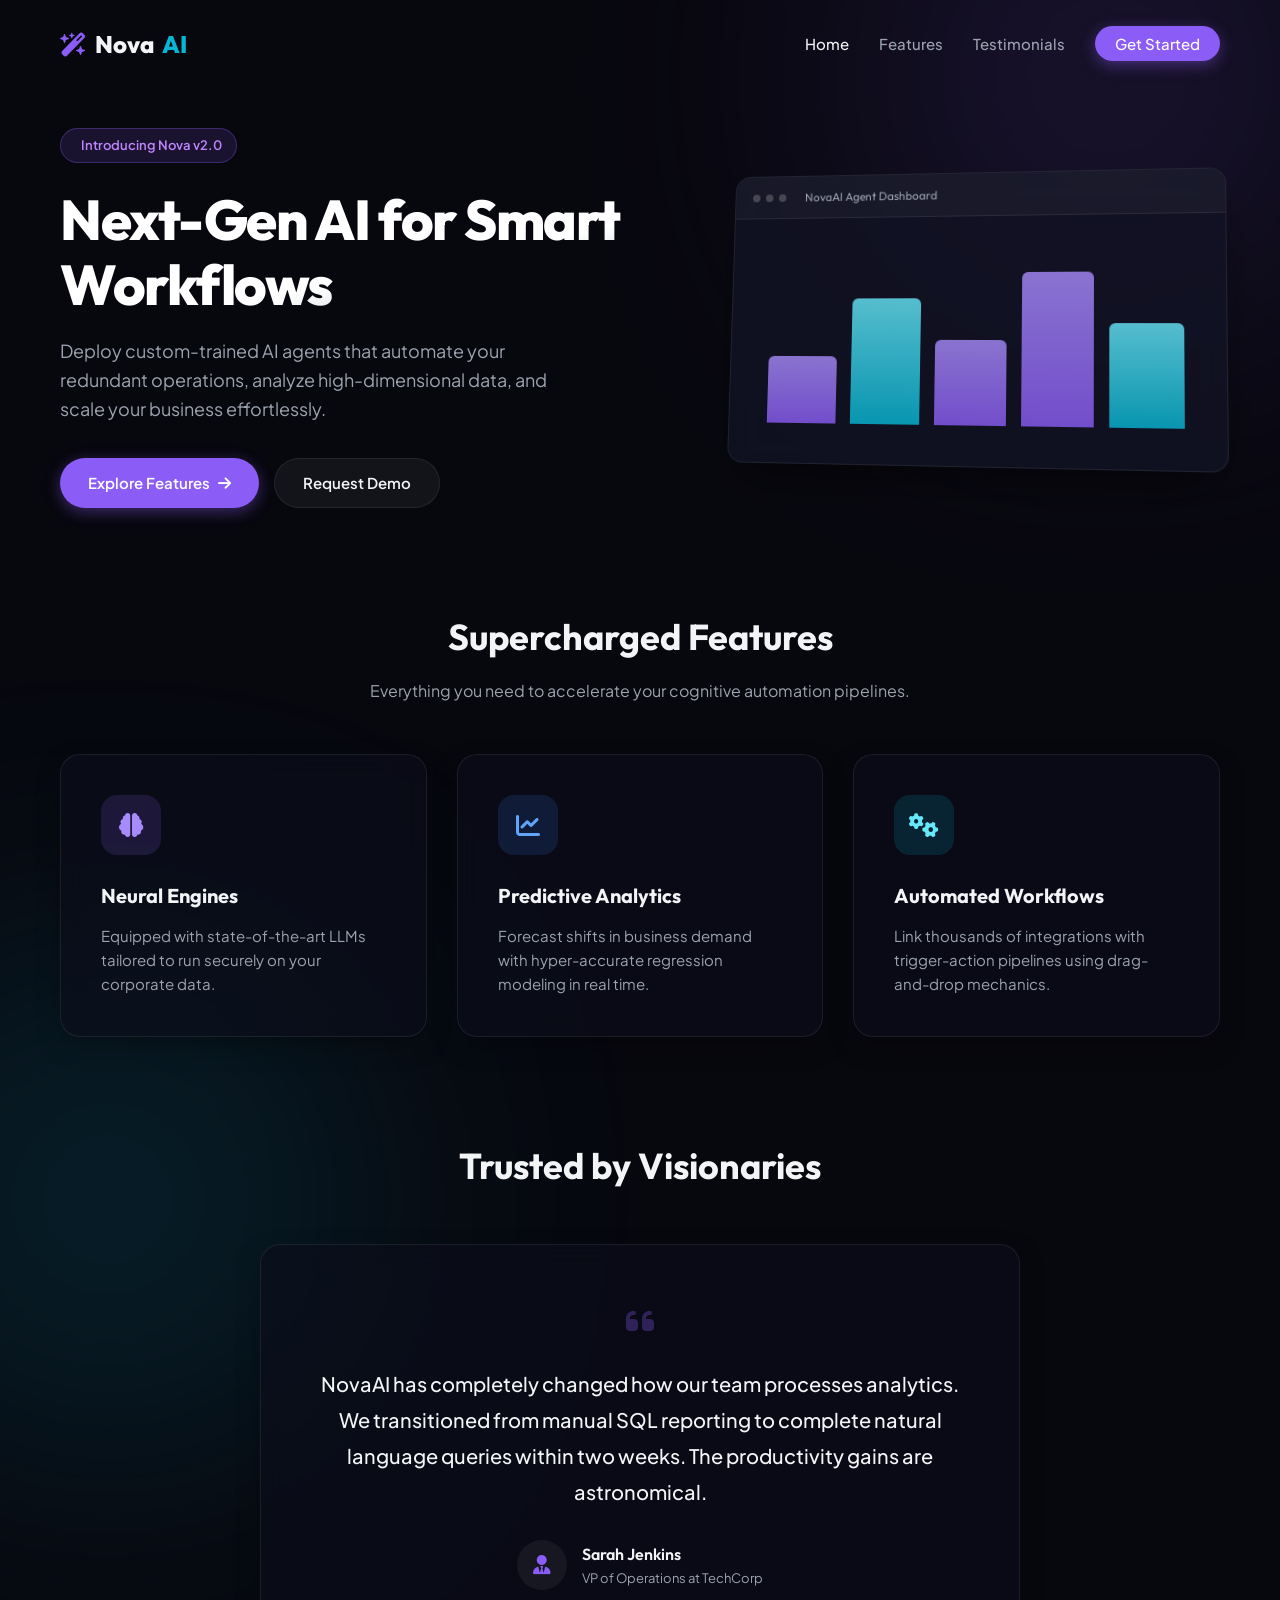
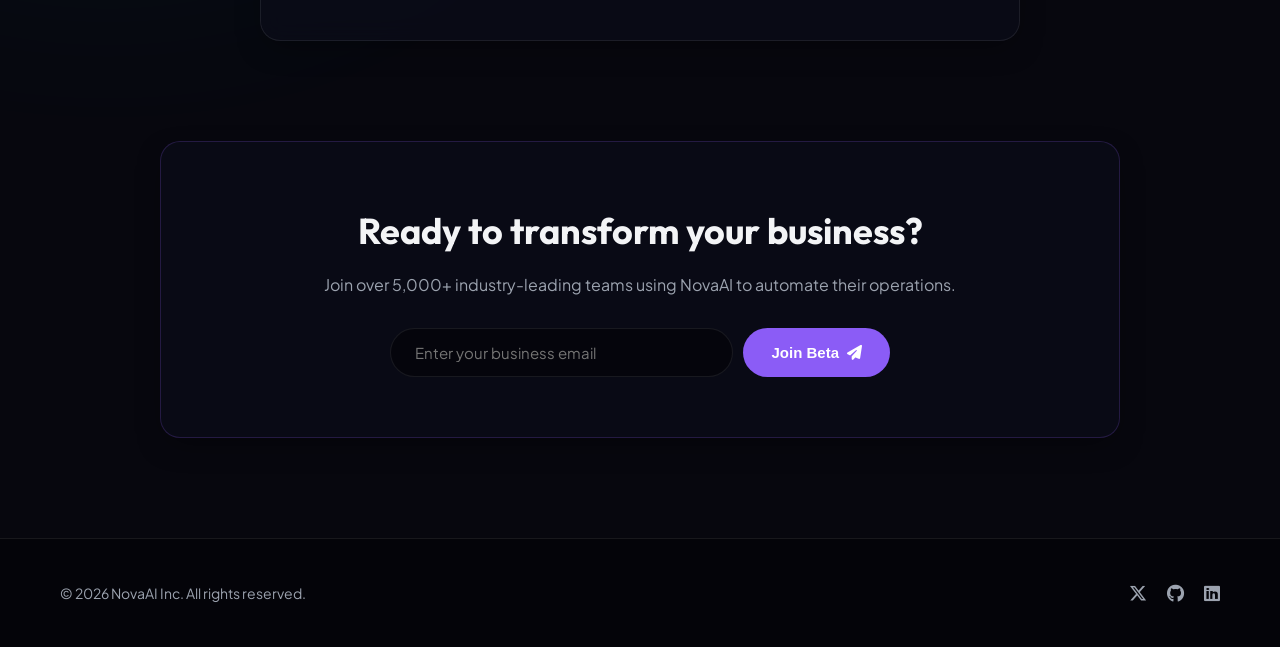
<file: Task2_Responsive_Landing_Page/index.html>
<!DOCTYPE html>
<html lang="en">
<head>
    <meta charset="UTF-8">
    <meta name="viewport" content="width=device-width, initial-scale=1.0">
    <title>NovaAI | Empowering the Future with AI</title>
    <link rel="stylesheet" href="style.css">
    <link rel="preconnect" href="https://fonts.googleapis.com">
    <link rel="preconnect" href="https://fonts.gstatic.com" crossorigin>
    <link href="https://fonts.googleapis.com/css2?family=Outfit:wght@300;400;500;600;700;800&family=Plus+Jakarta+Sans:wght@300;400;500;600&display=swap" rel="stylesheet">
    <link rel="stylesheet" href="https://cdnjs.cloudflare.com/ajax/libs/font-awesome/6.4.0/css/all.min.css">
</head>
<body>
    <!-- Radial ambient glows -->
    <div class="glow-orb glow-1"></div>
    <div class="glow-orb glow-2"></div>

    <header>
        <nav>
            <a href="#" class="logo">
                <i class="fa-solid fa-wand-magic-sparkles"></i> Nova<span>AI</span>
            </a>
            <ul class="nav-links">
                <li><a href="#" class="active">Home</a></li>
                <li><a href="#features">Features</a></li>
                <li><a href="#testimonials">Testimonials</a></li>
                <li><a href="#contact" class="nav-btn">Get Started</a></li>
            </ul>
        </nav>

        <section class="hero">
            <div class="hero-content">
                <span class="badge"><i class="fa-solid fa-sparkles"></i> Introducing Nova v2.0</span>
                <h1>Next-Gen AI for Smart Workflows</h1>
                <p>Deploy custom-trained AI agents that automate your redundant operations, analyze high-dimensional data, and scale your business effortlessly.</p>
                <div class="hero-actions">
                    <a href="#features" class="btn btn-primary">Explore Features <i class="fa-solid fa-arrow-right"></i></a>
                    <a href="#demo" class="btn btn-secondary">Request Demo</a>
                </div>
            </div>
            <div class="hero-dashboard-preview">
                <div class="preview-header">
                    <div class="dots"><span class="dot"></span><span class="dot"></span><span class="dot"></span></div>
                    <div class="preview-title">NovaAI Agent Dashboard</div>
                </div>
                <div class="preview-body">
                    <div class="chart-mockup">
                        <div class="bar bar-1"></div>
                        <div class="bar bar-2"></div>
                        <div class="bar bar-3"></div>
                        <div class="bar bar-4"></div>
                        <div class="bar bar-5"></div>
                    </div>
                </div>
            </div>
        </section>
    </header>

    <section id="features" class="features">
        <div class="section-header">
            <h2>Supercharged Features</h2>
            <p>Everything you need to accelerate your cognitive automation pipelines.</p>
        </div>
        <div class="features-grid">
            <div class="feature-card glass-card">
                <div class="icon-box purple-glow"><i class="fa-solid fa-brain"></i></div>
                <h3>Neural Engines</h3>
                <p>Equipped with state-of-the-art LLMs tailored to run securely on your corporate data.</p>
            </div>
            <div class="feature-card glass-card">
                <div class="icon-box blue-glow"><i class="fa-solid fa-chart-line"></i></div>
                <h3>Predictive Analytics</h3>
                <p>Forecast shifts in business demand with hyper-accurate regression modeling in real time.</p>
            </div>
            <div class="feature-card glass-card">
                <div class="icon-box cyan-glow"><i class="fa-solid fa-gears"></i></div>
                <h3>Automated Workflows</h3>
                <p>Link thousands of integrations with trigger-action pipelines using drag-and-drop mechanics.</p>
            </div>
        </div>
    </section>

    <section id="testimonials" class="testimonials">
        <div class="section-header">
            <h2>Trusted by Visionaries</h2>
        </div>
        <div class="testimonial-card glass-card">
            <div class="quote-icon"><i class="fa-solid fa-quote-left"></i></div>
            <blockquote>
                NovaAI has completely changed how our team processes analytics. We transitioned from manual SQL reporting to complete natural language queries within two weeks. The productivity gains are astronomical.
            </blockquote>
            <div class="user-info">
                <div class="user-avatar"><i class="fa-solid fa-user-tie"></i></div>
                <div>
                    <h4>Sarah Jenkins</h4>
                    <p>VP of Operations at TechCorp</p>
                </div>
            </div>
        </div>
    </section>

    <section id="demo" class="demo-section">
        <div class="demo-card glass-card">
            <h2>Ready to transform your business?</h2>
            <p>Join over 5,000+ industry-leading teams using NovaAI to automate their operations.</p>
            <form onsubmit="event.preventDefault(); alert('Thank you! We will get in touch shortly.');" class="newsletter-form">
                <input type="email" placeholder="Enter your business email" required>
                <button type="submit">Join Beta <i class="fa-solid fa-paper-plane"></i></button>
            </form>
        </div>
    </section>

    <footer>
        <div class="footer-content">
            <p>&copy; 2026 NovaAI Inc. All rights reserved.</p>
            <div class="socials">
                <a href="#"><i class="fa-brands fa-x-twitter"></i></a>
                <a href="#"><i class="fa-brands fa-github"></i></a>
                <a href="#"><i class="fa-brands fa-linkedin"></i></a>
            </div>
        </div>
    </footer>
</body>
</html>
</file>
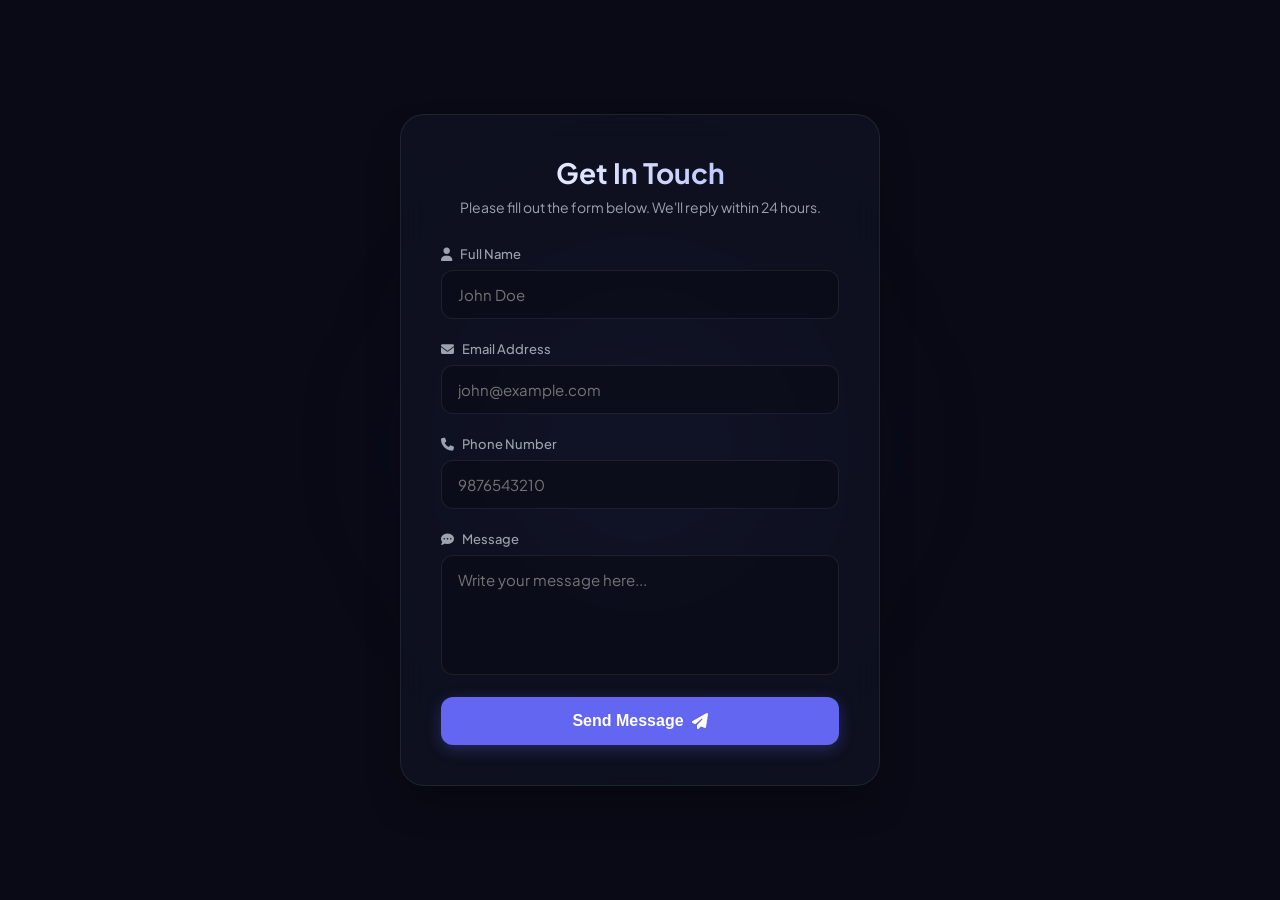
<file: Task4_Form_Validation/index.html>
<!DOCTYPE html>
<html lang="en">
<head>
    <meta charset="UTF-8">
    <meta name="viewport" content="width=device-width, initial-scale=1.0">
    <title>Premium Form Validation</title>
    <link rel="stylesheet" href="style.css">
    <link rel="preconnect" href="https://fonts.googleapis.com">
    <link rel="preconnect" href="https://fonts.gstatic.com" crossorigin>
    <link href="https://fonts.googleapis.com/css2?family=Plus+Jakarta+Sans:wght@300;400;500;600;700&display=swap" rel="stylesheet">
    <link rel="stylesheet" href="https://cdnjs.cloudflare.com/ajax/libs/font-awesome/6.4.0/css/all.min.css">
</head>
<body>
    <div class="bg-glow"></div>
    
    <div class="container">
        <div class="form-card">
            <div class="form-header">
                <h2>Get In Touch</h2>
                <p>Please fill out the form below. We'll reply within 24 hours.</p>
            </div>
            
            <form id="contactForm" novalidate>
                <!-- Name Field -->
                <div class="input-group">
                    <label for="n"><i class="fa-solid fa-user"></i> Full Name</label>
                    <div class="input-wrapper">
                        <input type="text" id="n" placeholder="John Doe">
                        <span class="status-icon"><i class="fa-solid"></i></span>
                    </div>
                    <span class="error-msg" id="n-error">Name must be at least 3 characters.</span>
                </div>

                <!-- Email Field -->
                <div class="input-group">
                    <label for="e"><i class="fa-solid fa-envelope"></i> Email Address</label>
                    <div class="input-wrapper">
                        <input type="email" id="e" placeholder="john@example.com">
                        <span class="status-icon"><i class="fa-solid"></i></span>
                    </div>
                    <span class="error-msg" id="e-error">Please enter a valid email address.</span>
                </div>

                <!-- Phone Field -->
                <div class="input-group">
                    <label for="p"><i class="fa-solid fa-phone"></i> Phone Number</label>
                    <div class="input-wrapper">
                        <input type="tel" id="p" placeholder="9876543210">
                        <span class="status-icon"><i class="fa-solid"></i></span>
                    </div>
                    <span class="error-msg" id="p-error">Please enter a valid 10-digit phone number.</span>
                </div>

                <!-- Message Field -->
                <div class="input-group">
                    <label for="m"><i class="fa-solid fa-comment-dots"></i> Message</label>
                    <div class="input-wrapper">
                        <textarea id="m" placeholder="Write your message here..."></textarea>
                        <span class="status-icon"><i class="fa-solid"></i></span>
                    </div>
                    <span class="error-msg" id="m-error">Message must be at least 10 characters long.</span>
                </div>

                <button type="submit" id="submitBtn">Send Message <i class="fa-solid fa-paper-plane"></i></button>
            </form>
            
            <!-- Success Message Toast/Box -->
            <div class="success-box" id="successBox">
                <div class="success-icon"><i class="fa-solid fa-circle-check"></i></div>
                <h3>Message Sent!</h3>
                <p>Thank you for reaching out. We will get back to you shortly.</p>
                <button onclick="resetFormState()">Send Another Message</button>
            </div>
        </div>
    </div>

    <script src="script.js"></script>
</body>
</html>
</file>
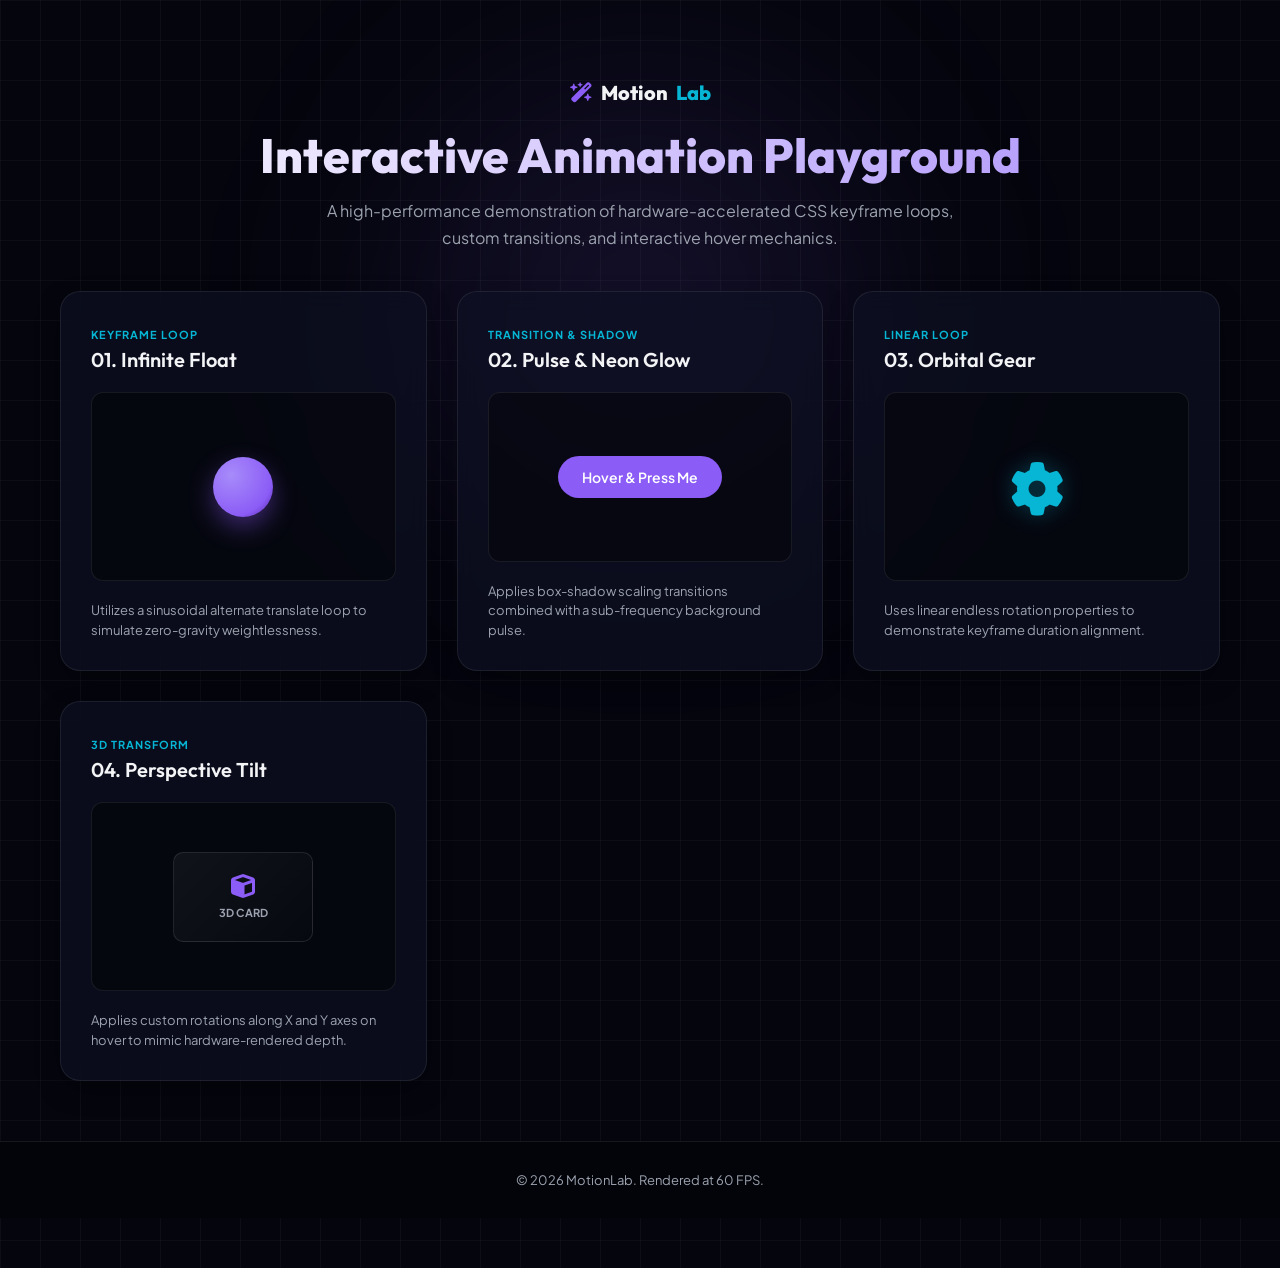
<file: Task8_CSS_Animations/index.html>
<!DOCTYPE html>
<html lang="en">
<head>
    <meta charset="UTF-8">
    <meta name="viewport" content="width=device-width, initial-scale=1.0">
    <title>CSS Animation Labs | Interactive Playground</title>
    <link rel="stylesheet" href="style.css">
    <link rel="preconnect" href="https://fonts.googleapis.com">
    <link rel="preconnect" href="https://fonts.gstatic.com" crossorigin>
    <link href="https://fonts.googleapis.com/css2?family=Outfit:wght@300;400;500;600;700;800&family=Plus+Jakarta+Sans:wght@300;400;500;600&display=swap" rel="stylesheet">
    <link rel="stylesheet" href="https://cdnjs.cloudflare.com/ajax/libs/font-awesome/6.4.0/css/all.min.css">
</head>
<body>
    <div class="space-grid"></div>
    <div class="ambient-light"></div>

    <header class="fade-down">
        <div class="header-logo"><i class="fa-solid fa-wand-magic-sparkles rotate-magic"></i> Motion<span>Lab</span></div>
        <h1>Interactive Animation Playground</h1>
        <p>A high-performance demonstration of hardware-accelerated CSS keyframe loops, custom transitions, and interactive hover mechanics.</p>
    </header>

    <main class="playground-grid">
        <!-- Card 1: Keyframe Slide Up Entrance -->
        <div class="glass-card anim-card card-slide-in" style="--delay: 1;">
            <div class="card-header">
                <span class="label">Keyframe Loop</span>
                <h3>01. Infinite Float</h3>
            </div>
            <div class="canvas">
                <div class="floating-sphere"></div>
            </div>
            <p class="description">Utilizes a sinusoidal alternate translate loop to simulate zero-gravity weightlessness.</p>
        </div>

        <!-- Card 2: Interactive Glow & Pulse -->
        <div class="glass-card anim-card card-slide-in" style="--delay: 2;">
            <div class="card-header">
                <span class="label">Transition &amp; Shadow</span>
                <h3>02. Pulse &amp; Neon Glow</h3>
            </div>
            <div class="canvas">
                <button class="pulse-btn">Hover &amp; Press Me</button>
            </div>
            <p class="description">Applies box-shadow scaling transitions combined with a sub-frequency background pulse.</p>
        </div>

        <!-- Card 3: Infinity Rotator -->
        <div class="glass-card anim-card card-slide-in" style="--delay: 3;">
            <div class="card-header">
                <span class="label">Linear Loop</span>
                <h3>03. Orbital Gear</h3>
            </div>
            <div class="canvas">
                <div class="gear-spinner"><i class="fa-solid fa-gear"></i></div>
            </div>
            <p class="description">Uses linear endless rotation properties to demonstrate keyframe duration alignment.</p>
        </div>

        <!-- Card 4: 3D perspective hover -->
        <div class="glass-card anim-card card-slide-in" style="--delay: 4;">
            <div class="card-header">
                <span class="label">3D Transform</span>
                <h3>04. Perspective Tilt</h3>
            </div>
            <div class="canvas perspective-container">
                <div class="tilt-card">
                    <i class="fa-solid fa-cube"></i>
                    <span>3D CARD</span>
                </div>
            </div>
            <p class="description">Applies custom rotations along X and Y axes on hover to mimic hardware-rendered depth.</p>
        </div>
    </main>

    <footer>
        <p>&copy; 2026 MotionLab. Rendered at 60 FPS.</p>
    </footer>
</body>
</html>
</file>
<file: Task2_Responsive_Landing_Page/style.css>
:root {
    --bg: #07070e;
    --card-bg: rgba(13, 14, 28, 0.6);
    --border: rgba(255, 255, 255, 0.08);
    --text: #f3f4f6;
    --text-muted: #9ca3af;
    --accent: #8b5cf6;
    --accent-glow: rgba(139, 92, 246, 0.4);
    --font-heading: 'Outfit', sans-serif;
    --font-body: 'Plus Jakarta Sans', sans-serif;
}

* {
    margin: 0;
    padding: 0;
    box-sizing: border-box;
}

html {
    scroll-behavior: smooth;
}

body {
    background-color: var(--bg);
    color: var(--text);
    font-family: var(--font-body);
    line-height: 1.6;
    overflow-x: hidden;
    position: relative;
}

/* Glowing background artifacts */
.glow-orb {
    position: absolute;
    border-radius: 50%;
    filter: blur(140px);
    z-index: -1;
    opacity: 0.35;
}

.glow-1 {
    top: -10%;
    right: -10%;
    width: 600px;
    height: 600px;
    background: radial-gradient(circle, #8b5cf6 0%, rgba(139,92,246,0) 70%);
}

.glow-2 {
    top: 40%;
    left: -15%;
    width: 600px;
    height: 600px;
    background: radial-gradient(circle, #06b6d4 0%, rgba(6,182,212,0) 70%);
}

/* Navigation bar */
nav {
    display: flex;
    justify-content: space-between;
    align-items: center;
    max-width: 1200px;
    margin: 0 auto;
    padding: 25px 20px;
}

.logo {
    font-family: var(--font-heading);
    font-size: 24px;
    font-weight: 800;
    color: var(--text);
    text-decoration: none;
    display: flex;
    align-items: center;
    gap: 8px;
}

.logo i {
    color: var(--accent);
}

.logo span {
    color: #06b6d4;
}

.nav-links {
    display: flex;
    align-items: center;
    list-style: none;
    gap: 30px;
}

.nav-links a {
    color: var(--text-muted);
    text-decoration: none;
    font-size: 15px;
    font-weight: 500;
    transition: color 0.3s;
}

.nav-links a:hover,
.nav-links a.active {
    color: var(--text);
}

.nav-btn {
    background: var(--accent);
    color: white !important;
    padding: 8px 20px;
    border-radius: 20px;
    box-shadow: 0 4px 15px var(--accent-glow);
    transition: all 0.3s !important;
}

.nav-btn:hover {
    transform: translateY(-2px);
    box-shadow: 0 6px 20px rgba(139, 92, 246, 0.6);
}

/* Header & Hero Section */
header {
    position: relative;
}

.hero {
    display: grid;
    grid-template-columns: 1.1fr 0.9fr;
    gap: 50px;
    max-width: 1200px;
    margin: 40px auto 100px;
    padding: 0 20px;
    align-items: center;
}

.hero-content {
    display: flex;
    flex-direction: column;
    align-items: flex-start;
}

.hero-content .badge {
    background: rgba(139, 92, 246, 0.15);
    color: #c084fc;
    border: 1px solid rgba(139, 92, 246, 0.3);
    padding: 6px 14px;
    border-radius: 30px;
    font-size: 13px;
    font-weight: 600;
    margin-bottom: 25px;
    display: inline-flex;
    align-items: center;
    gap: 6px;
}

.hero-content h1 {
    font-family: var(--font-heading);
    font-size: clamp(38px, 6vw, 56px);
    line-height: 1.15;
    font-weight: 800;
    letter-spacing: -1.5px;
    margin-bottom: 20px;
    background: linear-gradient(to bottom right, #ffffff 60%, #9ca3af);
    -webkit-background-clip: text;
    -webkit-text-fill-color: transparent;
}

.hero-content p {
    color: var(--text-muted);
    font-size: clamp(16px, 2vw, 18px);
    margin-bottom: 35px;
    max-width: 520px;
}

.hero-actions {
    display: flex;
    gap: 15px;
}

.btn {
    display: inline-flex;
    align-items: center;
    gap: 8px;
    padding: 12px 28px;
    border-radius: 30px;
    font-size: 15px;
    font-weight: 600;
    text-decoration: none;
    transition: all 0.3s ease;
}

.btn-primary {
    background: var(--accent);
    color: white;
    box-shadow: 0 4px 15px var(--accent-glow);
}

.btn-primary:hover {
    transform: translateY(-2px);
    box-shadow: 0 6px 20px rgba(139, 92, 246, 0.6);
}

.btn-secondary {
    background: rgba(255, 255, 255, 0.05);
    border: 1px solid var(--border);
    color: var(--text);
}

.btn-secondary:hover {
    background: rgba(255, 255, 255, 0.1);
    transform: translateY(-2px);
}

/* Dashboard Preview Mockup */
.hero-dashboard-preview {
    background: rgba(17, 18, 36, 0.8);
    border: 1px solid var(--border);
    border-radius: 16px;
    overflow: hidden;
    box-shadow: 0 25px 50px -12px rgba(0, 0, 0, 0.6);
    backdrop-filter: blur(12px);
    transform: perspective(1000px) rotateY(-8deg) rotateX(5deg);
    transition: all 0.5s ease;
}

.hero-dashboard-preview:hover {
    transform: perspective(1000px) rotateY(0deg) rotateX(0deg);
}

.preview-header {
    background: rgba(255, 255, 255, 0.03);
    padding: 12px 18px;
    display: flex;
    align-items: center;
    border-bottom: 1px solid var(--border);
}

.dots {
    display: flex;
    gap: 6px;
}

.dot {
    width: 8px;
    height: 8px;
    border-radius: 50%;
    background: rgba(255, 255, 255, 0.2);
}

.preview-title {
    font-size: 12px;
    color: var(--text-muted);
    margin-left: 20px;
    font-family: var(--font-heading);
}

.preview-body {
    padding: 40px;
    height: 250px;
    display: flex;
    align-items: flex-end;
}

.chart-mockup {
    display: flex;
    justify-content: space-between;
    align-items: flex-end;
    width: 100%;
    height: 100%;
    gap: 15px;
}

.bar {
    width: 100%;
    border-radius: 6px 6px 0 0;
    background: linear-gradient(to top, var(--accent), #a78bfa);
    opacity: 0.8;
    transition: height 1s ease;
}

.bar-1 { height: 40%; }
.bar-2 { height: 75%; background: linear-gradient(to top, #06b6d4, #67e8f9); }
.bar-3 { height: 50%; }
.bar-4 { height: 90%; }
.bar-5 { height: 60%; background: linear-gradient(to top, #06b6d4, #67e8f9); }

/* Glass Card Utility */
.glass-card {
    background: var(--card-bg);
    border: 1px solid var(--border);
    border-radius: 20px;
    backdrop-filter: blur(12px);
    -webkit-backdrop-filter: blur(12px);
    box-shadow: 0 10px 30px -10px rgba(0, 0, 0, 0.5);
    transition: all 0.4s cubic-bezier(0.4, 0, 0.2, 1);
}

.glass-card:hover {
    transform: translateY(-5px);
    border-color: rgba(139, 92, 246, 0.3);
    box-shadow: 0 20px 40px -15px rgba(139, 92, 246, 0.3);
}

/* Features Section */
.features {
    max-width: 1200px;
    margin: 80px auto;
    padding: 0 20px;
}

.section-header {
    text-align: center;
    max-width: 600px;
    margin: 0 auto 50px;
}

.section-header h2 {
    font-family: var(--font-heading);
    font-size: 36px;
    font-weight: 700;
    margin-bottom: 12px;
}

.section-header p {
    color: var(--text-muted);
}

.features-grid {
    display: grid;
    grid-template-columns: repeat(3, 1fr);
    gap: 30px;
}

.feature-card {
    padding: 40px;
}

.icon-box {
    width: 60px;
    height: 60px;
    border-radius: 16px;
    display: flex;
    justify-content: center;
    align-items: center;
    font-size: 24px;
    margin-bottom: 25px;
}

.purple-glow {
    background: rgba(139, 92, 246, 0.15);
    color: #a78bfa;
}

.blue-glow {
    background: rgba(59, 130, 246, 0.15);
    color: #60a5fa;
}

.cyan-glow {
    background: rgba(6, 182, 212, 0.15);
    color: #67e8f9;
}

.feature-card h3 {
    font-family: var(--font-heading);
    font-size: 20px;
    margin-bottom: 12px;
}

.feature-card p {
    color: var(--text-muted);
    font-size: 15px;
    line-height: 1.6;
}

/* Testimonials Section */
.testimonials {
    max-width: 800px;
    margin: 100px auto;
    padding: 0 20px;
    text-align: center;
}

.testimonial-card {
    padding: 50px;
    position: relative;
}

.quote-icon {
    font-size: 32px;
    color: rgba(139, 92, 246, 0.3);
    margin-bottom: 20px;
}

.testimonial-card blockquote {
    font-size: clamp(16px, 3vw, 20px);
    font-weight: 500;
    line-height: 1.8;
    color: var(--text);
    margin-bottom: 30px;
}

.user-info {
    display: flex;
    align-items: center;
    justify-content: center;
    gap: 15px;
}

.user-avatar {
    width: 50px;
    height: 50px;
    border-radius: 50%;
    background: rgba(255, 255, 255, 0.05);
    display: flex;
    justify-content: center;
    align-items: center;
    font-size: 20px;
    color: var(--accent);
}

.user-info h4 {
    font-family: var(--font-heading);
    font-size: 16px;
    font-weight: 600;
    text-align: left;
}

.user-info p {
    font-size: 13px;
    color: var(--text-muted);
    text-align: left;
}

/* Call to Action Section (Demo) */
.demo-section {
    max-width: 1000px;
    margin: 100px auto;
    padding: 0 20px;
}

.demo-card {
    padding: 60px;
    text-align: center;
    border-color: rgba(139, 92, 246, 0.2);
}

.demo-card h2 {
    font-family: var(--font-heading);
    font-size: clamp(28px, 4vw, 36px);
    margin-bottom: 12px;
}

.demo-card p {
    color: var(--text-muted);
    margin-bottom: 30px;
}

.newsletter-form {
    display: flex;
    justify-content: center;
    max-width: 500px;
    margin: 0 auto;
    gap: 10px;
}

.newsletter-form input {
    flex-grow: 1;
    background: rgba(0, 0, 0, 0.4);
    border: 1px solid var(--border);
    border-radius: 30px;
    padding: 14px 24px;
    color: var(--text);
    outline: none;
    font-family: var(--font-body);
    font-size: 15px;
    transition: border-color 0.3s;
}

.newsletter-form input:focus {
    border-color: var(--accent);
}

.newsletter-form button {
    background: var(--accent);
    color: white;
    border: none;
    border-radius: 30px;
    padding: 0 28px;
    font-weight: 600;
    font-size: 15px;
    cursor: pointer;
    display: flex;
    align-items: center;
    gap: 8px;
    transition: all 0.3s;
}

.newsletter-form button:hover {
    background: #7c3aed;
    box-shadow: 0 5px 15px var(--accent-glow);
}

/* Footer */
footer {
    border-top: 1px solid var(--border);
    background: #040409;
}

.footer-content {
    max-width: 1200px;
    margin: 0 auto;
    padding: 40px 20px;
    display: flex;
    justify-content: space-between;
    align-items: center;
    font-size: 14px;
    color: var(--text-muted);
}

.socials {
    display: flex;
    gap: 20px;
}

.socials a {
    color: var(--text-muted);
    font-size: 18px;
    transition: color 0.3s;
}

.socials a:hover {
    color: var(--text);
}

/* Responsive Media Queries */
@media (max-width: 992px) {
    .hero {
        grid-template-columns: 1fr;
        text-align: center;
        margin-bottom: 60px;
    }
    
    .hero-content {
        align-items: center;
    }
    
    .hero-dashboard-preview {
        transform: none;
        max-width: 600px;
        margin: 0 auto;
    }
    
    .hero-dashboard-preview:hover {
        transform: none;
    }
    
    .features-grid {
        grid-template-columns: 1fr;
    }
}

@media (max-width: 768px) {
    nav {
        flex-direction: column;
        gap: 20px;
    }
    
    .nav-links {
        gap: 15px;
        flex-wrap: wrap;
        justify-content: center;
    }
    
    .demo-card {
        padding: 40px 20px;
    }
    
    .newsletter-form {
        flex-direction: column;
        border-radius: 0;
    }
    
    .newsletter-form button {
        padding: 14px;
        justify-content: center;
    }
    
    .footer-content {
        flex-direction: column;
        gap: 20px;
    }
}
</file>
<file: Task4_Form_Validation/style.css>
:root {
    --bg: #090a15;
    --card-bg: rgba(18, 20, 38, 0.65);
    --border: rgba(255, 255, 255, 0.08);
    --text: #f3f4f6;
    --text-muted: #9ca3af;
    --accent: #6366f1;
    --success: #10b981;
    --error: #ef4444;
    --font: 'Plus Jakarta Sans', sans-serif;
}

* {
    margin: 0;
    padding: 0;
    box-sizing: border-box;
}

body {
    background-color: var(--bg);
    color: var(--text);
    font-family: var(--font);
    display: flex;
    justify-content: center;
    align-items: center;
    min-height: 100vh;
    overflow-x: hidden;
    position: relative;
    padding: 20px;
}

/* Background ambient glow */
.bg-glow {
    position: absolute;
    width: 500px;
    height: 500px;
    border-radius: 50%;
    background: radial-gradient(circle, rgba(99, 102, 241, 0.15) 0%, rgba(99, 102, 241, 0) 70%);
    filter: blur(80px);
    z-index: -1;
    top: 50%;
    left: 50%;
    transform: translate(-50%, -50%);
}

.container {
    width: 100%;
    max-width: 480px;
}

.form-card {
    background: var(--card-bg);
    border: 1px solid var(--border);
    border-radius: 24px;
    padding: 40px;
    backdrop-filter: blur(16px);
    -webkit-backdrop-filter: blur(16px);
    box-shadow: 0 20px 40px -15px rgba(0, 0, 0, 0.5);
    position: relative;
    overflow: hidden;
}

.form-header {
    margin-bottom: 30px;
    text-align: center;
}

.form-header h2 {
    font-size: 28px;
    font-weight: 700;
    margin-bottom: 8px;
    background: linear-gradient(to right, #ffffff, #a5b4fc);
    -webkit-background-clip: text;
    -webkit-text-fill-color: transparent;
}

.form-header p {
    color: var(--text-muted);
    font-size: 14px;
}

/* Input Fields & Validation */
.input-group {
    margin-bottom: 22px;
    display: flex;
    flex-direction: column;
    gap: 8px;
}

.input-group label {
    font-size: 13px;
    font-weight: 500;
    color: var(--text-muted);
    display: flex;
    align-items: center;
    gap: 8px;
}

.input-wrapper {
    position: relative;
    display: flex;
    align-items: center;
}

.input-wrapper input,
.input-wrapper textarea {
    width: 100%;
    background: rgba(10, 11, 22, 0.6);
    border: 1px solid var(--border);
    border-radius: 12px;
    padding: 14px 45px 14px 16px;
    color: var(--text);
    font-family: inherit;
    font-size: 15px;
    outline: none;
    transition: all 0.3s ease;
}

.input-wrapper textarea {
    height: 120px;
    resize: none;
}

.status-icon {
    position: absolute;
    right: 16px;
    font-size: 16px;
    pointer-events: none;
    opacity: 0;
    transition: opacity 0.3s;
}

.error-msg {
    font-size: 12px;
    color: var(--error);
    display: none;
    margin-top: 4px;
    animation: fadeIn 0.3s ease;
}

@keyframes fadeIn {
    from { opacity: 0; transform: translateY(-5px); }
    to { opacity: 1; transform: translateY(0); }
}

/* Valid / Invalid States */
.input-group.success .input-wrapper input,
.input-group.success .input-wrapper textarea {
    border-color: var(--success);
    background-color: rgba(16, 185, 129, 0.03);
}

.input-group.success .status-icon {
    color: var(--success);
    opacity: 1;
}

.input-group.success .status-icon i::before {
    content: "\f058"; /* fa-circle-check */
}

.input-group.error .input-wrapper input,
.input-group.error .input-wrapper textarea {
    border-color: var(--error);
    background-color: rgba(239, 68, 68, 0.03);
}

.input-group.error .status-icon {
    color: var(--error);
    opacity: 1;
}

.input-group.error .status-icon i::before {
    content: "\f06a"; /* fa-circle-exclamation */
}

.input-group.error .error-msg {
    display: block;
}

/* Button */
button[type="submit"] {
    width: 100%;
    background: var(--accent);
    color: white;
    border: none;
    border-radius: 12px;
    padding: 15px;
    font-size: 16px;
    font-weight: 600;
    cursor: pointer;
    display: flex;
    align-items: center;
    justify-content: center;
    gap: 8px;
    transition: all 0.3s ease;
    box-shadow: 0 4px 15px rgba(99, 102, 241, 0.3);
    margin-top: 10px;
}

button[type="submit"]:hover {
    background: #4f46e5;
    box-shadow: 0 6px 20px rgba(99, 102, 241, 0.5);
    transform: translateY(-2px);
}

/* Success Modal Overlay */
.success-box {
    position: absolute;
    top: 0;
    left: 0;
    width: 100%;
    height: 100%;
    background: #121426;
    display: none;
    flex-direction: column;
    align-items: center;
    justify-content: center;
    padding: 40px;
    text-align: center;
    z-index: 10;
    animation: slideUp 0.5s cubic-bezier(0.4, 0, 0.2, 1);
}

@keyframes slideUp {
    from { transform: translateY(100%); }
    to { transform: translateY(0); }
}

.success-icon {
    font-size: 64px;
    color: var(--success);
    margin-bottom: 20px;
}

.success-box h3 {
    font-size: 24px;
    margin-bottom: 10px;
}

.success-box p {
    color: var(--text-muted);
    font-size: 15px;
    margin-bottom: 30px;
}

.success-box button {
    background: rgba(255, 255, 255, 0.05);
    border: 1px solid var(--border);
    color: var(--text);
    padding: 10px 24px;
    border-radius: 20px;
    cursor: pointer;
    font-weight: 600;
    transition: background 0.3s;
}

.success-box button:hover {
    background: rgba(255, 255, 255, 0.1);
}
</file>
<file: Task8_CSS_Animations/style.css>
:root {
    --bg: #04050d;
    --card-bg: rgba(15, 17, 36, 0.65);
    --border: rgba(255, 255, 255, 0.08);
    --text: #f3f4f6;
    --text-muted: #9ca3af;
    --accent: #8b5cf6;
    --accent-glow: rgba(139, 92, 246, 0.4);
    --cyan: #06b6d4;
    --font-heading: 'Outfit', sans-serif;
    --font-body: 'Plus Jakarta Sans', sans-serif;
}

* {
    margin: 0;
    padding: 0;
    box-sizing: border-box;
}

body {
    background-color: var(--bg);
    color: var(--text);
    font-family: var(--font-body);
    min-height: 100vh;
    overflow-x: hidden;
    position: relative;
    padding-bottom: 50px;
}

/* Background Cyberpunk Grid */
.space-grid {
    position: absolute;
    top: 0;
    left: 0;
    width: 100%;
    height: 100%;
    background-image: 
        linear-gradient(to right, rgba(255, 255, 255, 0.03) 1px, transparent 1px),
        linear-gradient(to bottom, rgba(255, 255, 255, 0.03) 1px, transparent 1px);
    background-size: 40px 40px;
    z-index: -2;
    pointer-events: none;
}

.ambient-light {
    position: absolute;
    top: 0;
    left: 50%;
    transform: translateX(-50%);
    width: 800px;
    height: 600px;
    background: radial-gradient(circle, rgba(139, 92, 246, 0.15) 0%, rgba(139, 92, 246, 0) 70%);
    filter: blur(80px);
    z-index: -1;
    pointer-events: none;
}

/* Header & Entrance Animations */
header {
    text-align: center;
    padding: 80px 20px 40px;
}

.header-logo {
    font-family: var(--font-heading);
    font-size: 20px;
    font-weight: 800;
    margin-bottom: 20px;
    display: inline-flex;
    align-items: center;
    gap: 8px;
}

.header-logo span {
    color: var(--cyan);
}

.rotate-magic {
    animation: rotatePulse 4s ease-in-out infinite;
    color: var(--accent);
}

@keyframes rotatePulse {
    0% { transform: rotate(0deg) scale(1); }
    50% { transform: rotate(180deg) scale(1.2); color: var(--cyan); }
    100% { transform: rotate(360deg) scale(1); }
}

header h1 {
    font-family: var(--font-heading);
    font-size: clamp(32px, 5vw, 48px);
    font-weight: 800;
    margin-bottom: 12px;
    background: linear-gradient(to right, #ffffff, #a78bfa);
    -webkit-background-clip: text;
    -webkit-text-fill-color: transparent;
}

header p {
    color: var(--text-muted);
    font-size: 16px;
    max-width: 650px;
    margin: 0 auto;
    line-height: 1.7;
}

/* Slide Down header entrance */
.fade-down {
    opacity: 0;
    animation: fadeDown 1s cubic-bezier(0.4, 0, 0.2, 1) forwards;
}

@keyframes fadeDown {
    from { transform: translateY(-40px); opacity: 0; }
    to { transform: translateY(0); opacity: 1; }
}

/* Main Playground Grid */
.playground-grid {
    display: grid;
    grid-template-columns: repeat(auto-fit, minmax(280px, 1fr));
    gap: 30px;
    max-width: 1200px;
    margin: 0 auto 60px;
    padding: 0 20px;
}

/* Glass card design */
.glass-card {
    background: var(--card-bg);
    border: 1px solid var(--border);
    border-radius: 20px;
    backdrop-filter: blur(12px);
    -webkit-backdrop-filter: blur(12px);
    box-shadow: 0 10px 30px -10px rgba(0, 0, 0, 0.5);
    transition: all 0.4s cubic-bezier(0.4, 0, 0.2, 1);
}

.anim-card {
    padding: 30px;
    display: flex;
    flex-direction: column;
    height: 380px;
}

.anim-card:hover {
    border-color: rgba(139, 92, 246, 0.3);
    box-shadow: 0 20px 40px -15px rgba(139, 92, 246, 0.25);
}

/* Page entrance slide-up delay script */
.card-slide-in {
    opacity: 0;
    animation: cardSlideIn 0.8s cubic-bezier(0.4, 0, 0.2, 1) forwards;
    animation-delay: calc(var(--delay) * 0.15s);
}

@keyframes cardSlideIn {
    from { transform: translateY(50px); opacity: 0; }
    to { transform: translateY(0); opacity: 1; }
}

.card-header {
    margin-bottom: 20px;
}

.card-header .label {
    font-size: 11px;
    font-weight: 700;
    text-transform: uppercase;
    letter-spacing: 1px;
    color: var(--cyan);
}

.card-header h3 {
    font-family: var(--font-heading);
    font-size: 20px;
    font-weight: 600;
    margin-top: 4px;
}

.canvas {
    flex-grow: 1;
    background: rgba(0, 0, 0, 0.4);
    border: 1px solid var(--border);
    border-radius: 12px;
    margin-bottom: 20px;
    display: flex;
    justify-content: center;
    align-items: center;
    position: relative;
    overflow: hidden;
}

.description {
    font-size: 13px;
    color: var(--text-muted);
    line-height: 1.5;
}

/* Card 01: Infinite Float Sphere */
.floating-sphere {
    width: 60px;
    height: 60px;
    border-radius: 50%;
    background: radial-gradient(circle at 30% 30%, #a78bfa 0%, var(--accent) 70%, #4c1d95 100%);
    box-shadow: 0 10px 25px var(--accent-glow);
    animation: floatingSphere 3s ease-in-out infinite alternate;
}

@keyframes floatingSphere {
    0% { transform: translateY(12px); box-shadow: 0 5px 15px var(--accent-glow); }
    100% { transform: translateY(-12px); box-shadow: 0 25px 35px rgba(139, 92, 246, 0.2); }
}

/* Card 02: Pulse button */
.pulse-btn {
    background: var(--accent);
    color: white;
    font-family: inherit;
    font-weight: 600;
    font-size: 14px;
    border: none;
    padding: 12px 24px;
    border-radius: 30px;
    cursor: pointer;
    box-shadow: 0 0 0 0 rgba(139, 92, 246, 0.7);
    transition: all 0.3s ease;
    animation: buttonPulse 2s infinite;
}

.pulse-btn:hover {
    background: #7c3aed;
    transform: translateY(-2px);
    box-shadow: 0 0 20px 5px rgba(139, 92, 246, 0.5);
    animation: none; /* Turn off basic pulse on hover for intense glow */
}

@keyframes buttonPulse {
    0% { transform: scale(1); box-shadow: 0 0 0 0 rgba(139, 92, 246, 0.4); }
    70% { transform: scale(1.02); box-shadow: 0 0 0 15px rgba(139, 92, 246, 0); }
    100% { transform: scale(1); box-shadow: 0 0 0 0 rgba(139, 92, 246, 0); }
}

/* Card 03: Orbital Gear Spinner */
.gear-spinner {
    font-size: 54px;
    color: var(--cyan);
    filter: drop-shadow(0 0 10px rgba(6, 182, 212, 0.3));
    animation: spinnerRotate 3s linear infinite;
}

@keyframes spinnerRotate {
    0% { transform: rotate(0deg); }
    100% { transform: rotate(360deg); }
}

/* Card 04: Perspective Tilt */
.perspective-container {
    perspective: 800px;
}

.tilt-card {
    width: 140px;
    height: 90px;
    background: linear-gradient(135deg, rgba(255,255,255,0.05) 0%, rgba(255,255,255,0.01) 100%);
    border: 1px solid rgba(255,255,255,0.1);
    border-radius: 10px;
    display: flex;
    flex-direction: column;
    align-items: center;
    justify-content: center;
    gap: 8px;
    cursor: pointer;
    transition: all 0.5s cubic-bezier(0.4, 0, 0.2, 1);
    transform-style: preserve-3d;
}

.tilt-card i {
    font-size: 24px;
    color: var(--accent);
    transition: transform 0.5s;
}

.tilt-card span {
    font-size: 11px;
    font-weight: 700;
    color: var(--text-muted);
}

.perspective-container:hover .tilt-card {
    transform: rotateY(25deg) rotateX(15deg) translateZ(10px);
    border-color: var(--accent);
    box-shadow: -15px 15px 30px rgba(0,0,0,0.5), -5px 5px 15px var(--accent-glow);
}

.perspective-container:hover .tilt-card i {
    transform: translateZ(15px);
}

/* Footer */
footer {
    text-align: center;
    color: var(--text-muted);
    font-size: 13px;
    border-top: 1px solid var(--border);
    padding: 30px 20px;
    background: #03040a;
}
</file>
